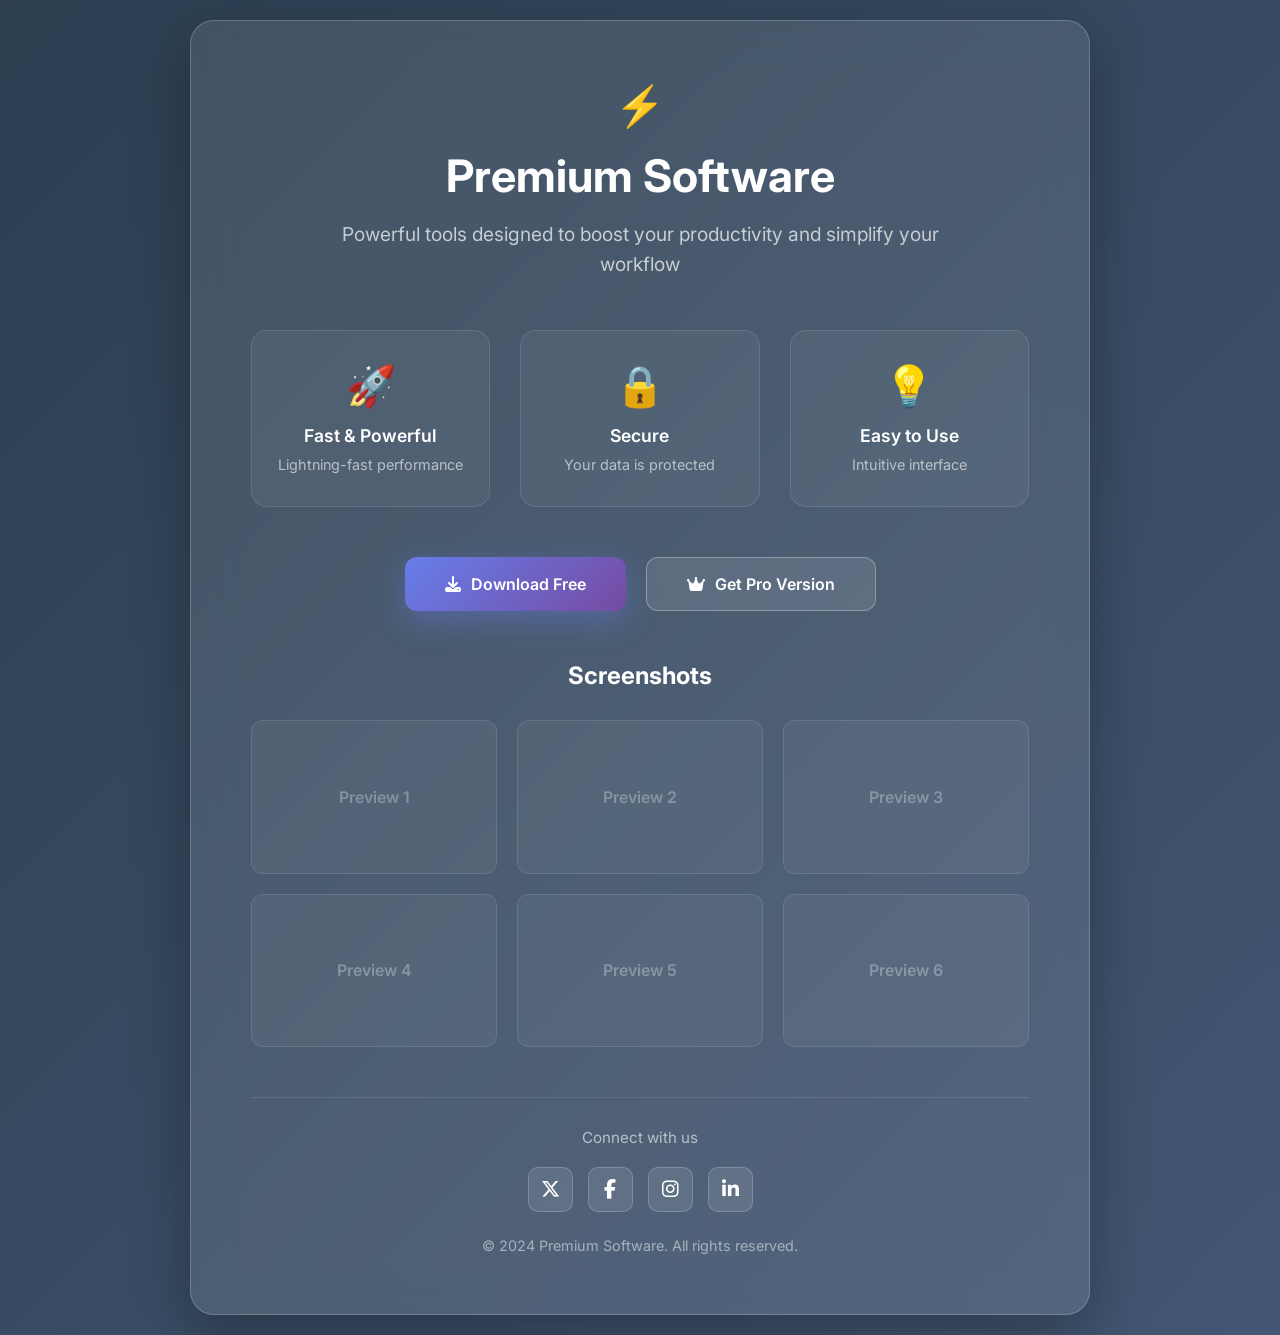
<file: index.html>
<!DOCTYPE html>
<html lang="en">
<head>
    <meta charset="UTF-8">
    <meta name="viewport" content="width=device-width, initial-scale=1.0">
    <title>Download - Premium Software</title>
    <link href="https://fonts.googleapis.com/css2?family=Inter:wght@400;600;700&display=swap" rel="stylesheet">
    <link rel="stylesheet" href="https://cdnjs.cloudflare.com/ajax/libs/font-awesome/6.5.1/css/all.min.css">
    <style>
        * {
            margin: 0;
            padding: 0;
            box-sizing: border-box;
        }

        body {
            font-family: 'Inter', sans-serif;
            background: linear-gradient(-45deg, #2c3e50, #34495e, #4a5f7f, #2c3e50);
            background-size: 400% 400%;
            animation: gradientShift 15s ease infinite;
            min-height: 100vh;
            padding: 20px;
            display: flex;
            align-items: center;
            justify-content: center;
        }

        @keyframes gradientShift {
            0% { background-position: 0% 50%; }
            50% { background-position: 100% 50%; }
            100% { background-position: 0% 50%; }
        }

        .container {
            max-width: 900px;
            width: 100%;
        }

        /* Main Card */
        .main-card {
            background: rgba(255, 255, 255, 0.1);
            backdrop-filter: blur(20px);
            border-radius: 24px;
            padding: 60px;
            border: 1px solid rgba(255, 255, 255, 0.2);
            box-shadow: 0 20px 60px rgba(0, 0, 0, 0.3);
            text-align: center;
        }

        /* Header */
        .header {
            margin-bottom: 50px;
        }

        .logo {
            font-size: 2.5rem;
            margin-bottom: 20px;
        }

        .title {
            font-size: 2.8rem;
            font-weight: 700;
            color: #fff;
            margin-bottom: 15px;
            line-height: 1.2;
        }

        .subtitle {
            font-size: 1.2rem;
            color: rgba(255, 255, 255, 0.7);
            line-height: 1.6;
            max-width: 600px;
            margin: 0 auto;
        }

        /* Features */
        .features {
            display: grid;
            grid-template-columns: repeat(3, 1fr);
            gap: 30px;
            margin: 50px 0;
        }

        .feature {
            padding: 30px 20px;
            background: rgba(255, 255, 255, 0.05);
            border-radius: 16px;
            border: 1px solid rgba(255, 255, 255, 0.1);
            transition: all 0.3s ease;
        }

        .feature:hover {
            background: rgba(255, 255, 255, 0.08);
            transform: translateY(-5px);
        }

        .feature-icon {
            font-size: 2.5rem;
            margin-bottom: 15px;
        }

        .feature-title {
            font-size: 1.1rem;
            font-weight: 600;
            color: #fff;
            margin-bottom: 8px;
        }

        .feature-text {
            font-size: 0.9rem;
            color: rgba(255, 255, 255, 0.6);
            line-height: 1.5;
        }

        /* Download Buttons */
        .download-section {
            margin: 50px 0 40px;
        }

        .download-buttons {
            display: flex;
            gap: 20px;
            justify-content: center;
            flex-wrap: wrap;
        }

        .btn {
            padding: 16px 40px;
            border-radius: 12px;
            font-weight: 600;
            font-size: 1rem;
            text-decoration: none;
            display: inline-flex;
            align-items: center;
            gap: 10px;
            transition: all 0.3s ease;
            border: none;
            cursor: pointer;
        }

        .btn-primary {
            background: linear-gradient(135deg, #667eea, #764ba2);
            color: #fff;
            box-shadow: 0 10px 30px rgba(102, 126, 234, 0.4);
        }

        .btn-primary:hover {
            transform: translateY(-3px);
            box-shadow: 0 15px 40px rgba(102, 126, 234, 0.6);
        }

        .btn-secondary {
            background: rgba(255, 255, 255, 0.1);
            color: #fff;
            border: 1px solid rgba(255, 255, 255, 0.3);
        }

        .btn-secondary:hover {
            background: rgba(255, 255, 255, 0.15);
        }

        /* Screenshots */
        .screenshots {
            margin: 50px 0;
        }

        .screenshots-title {
            font-size: 1.5rem;
            font-weight: 700;
            color: #fff;
            margin-bottom: 30px;
        }

        .screenshots-grid {
            display: grid;
            grid-template-columns: repeat(3, 1fr);
            gap: 20px;
        }

        .screenshot {
            aspect-ratio: 16/10;
            background: rgba(255, 255, 255, 0.05);
            border-radius: 12px;
            border: 1px solid rgba(255, 255, 255, 0.1);
            display: flex;
            align-items: center;
            justify-content: center;
            color: rgba(255, 255, 255, 0.3);
            font-weight: 600;
            transition: all 0.3s ease;
        }

        .screenshot:hover {
            transform: scale(1.05);
            border-color: rgba(255, 255, 255, 0.3);
        }

        /* Footer */
        .footer {
            margin-top: 50px;
            padding-top: 30px;
            border-top: 1px solid rgba(255, 255, 255, 0.1);
        }

        .social-text {
            font-size: 0.95rem;
            color: rgba(255, 255, 255, 0.6);
            margin-bottom: 20px;
        }

        .social-links {
            display: flex;
            gap: 15px;
            justify-content: center;
            margin-bottom: 25px;
        }

        .social-link {
            width: 45px;
            height: 45px;
            background: rgba(255, 255, 255, 0.1);
            border: 1px solid rgba(255, 255, 255, 0.2);
            border-radius: 10px;
            display: flex;
            align-items: center;
            justify-content: center;
            color: #fff;
            font-size: 1.2rem;
            text-decoration: none;
            transition: all 0.3s ease;
        }

        .social-link:hover {
            transform: translateY(-3px);
            background: rgba(255, 255, 255, 0.15);
        }

        .copyright {
            font-size: 0.9rem;
            color: rgba(255, 255, 255, 0.5);
        }

        /* Responsive */
        @media (max-width: 768px) {
            .main-card {
                padding: 40px 30px;
            }

            .title {
                font-size: 2rem;
            }

            .subtitle {
                font-size: 1rem;
            }

            .features {
                grid-template-columns: 1fr;
                gap: 20px;
            }

            .download-buttons {
                flex-direction: column;
            }

            .btn {
                width: 100%;
                justify-content: center;
            }

            .screenshots-grid {
                grid-template-columns: 1fr;
            }
        }

        @media (max-width: 480px) {
            .main-card {
                padding: 30px 20px;
            }

            .title {
                font-size: 1.8rem;
            }

            .logo {
                font-size: 2rem;
            }
        }
    </style>
</head>
<body>
    <div class="container">
        <div class="main-card">
            <!-- Header -->
            <div class="header">
                <div class="logo">⚡</div>
                <h1 class="title">Premium Software</h1>
                <p class="subtitle">
                    Powerful tools designed to boost your productivity and simplify your workflow
                </p>
            </div>

            <!-- Features -->
            <div class="features">
                <div class="feature">
                    <div class="feature-icon">🚀</div>
                    <h3 class="feature-title">Fast & Powerful</h3>
                    <p class="feature-text">Lightning-fast performance</p>
                </div>
                <div class="feature">
                    <div class="feature-icon">🔒</div>
                    <h3 class="feature-title">Secure</h3>
                    <p class="feature-text">Your data is protected</p>
                </div>
                <div class="feature">
                    <div class="feature-icon">💡</div>
                    <h3 class="feature-title">Easy to Use</h3>
                    <p class="feature-text">Intuitive interface</p>
                </div>
            </div>

            <!-- Download Section -->
            <div class="download-section">
                <div class="download-buttons">
                    <a href="#" class="btn btn-primary">
                        <i class="fas fa-download"></i>
                        Download Free
                    </a>
                    <a href="#" class="btn btn-secondary">
                        <i class="fas fa-crown"></i>
                        Get Pro Version
                    </a>
                </div>
            </div>

            <!-- Screenshots -->
            <div class="screenshots">
                <h2 class="screenshots-title">Screenshots</h2>
                <div class="screenshots-grid">
                    <div class="screenshot">Preview 1</div>
                    <div class="screenshot">Preview 2</div>
                    <div class="screenshot">Preview 3</div>
                    <div class="screenshot">Preview 4</div>
                    <div class="screenshot">Preview 5</div>
                    <div class="screenshot">Preview 6</div>
                </div>
            </div>

            <!-- Footer -->
            <div class="footer">
                <p class="social-text">Connect with us</p>
                <div class="social-links">
                    <a href="#" class="social-link" aria-label="X (Twitter)">
                        <i class="fa-brands fa-x-twitter"></i>
                    </a>
                    <a href="#" class="social-link" aria-label="Facebook">
                        <i class="fa-brands fa-facebook-f"></i>
                    </a>
                    <a href="#" class="social-link" aria-label="Instagram">
                        <i class="fa-brands fa-instagram"></i>
                    </a>
                    <a href="#" class="social-link" aria-label="LinkedIn">
                        <i class="fa-brands fa-linkedin-in"></i>
                    </a>
                </div>
                <p class="copyright">&copy; 2024 Premium Software. All rights reserved.</p>
            </div>
        </div>
    </div>
</body>
</html>
</file>
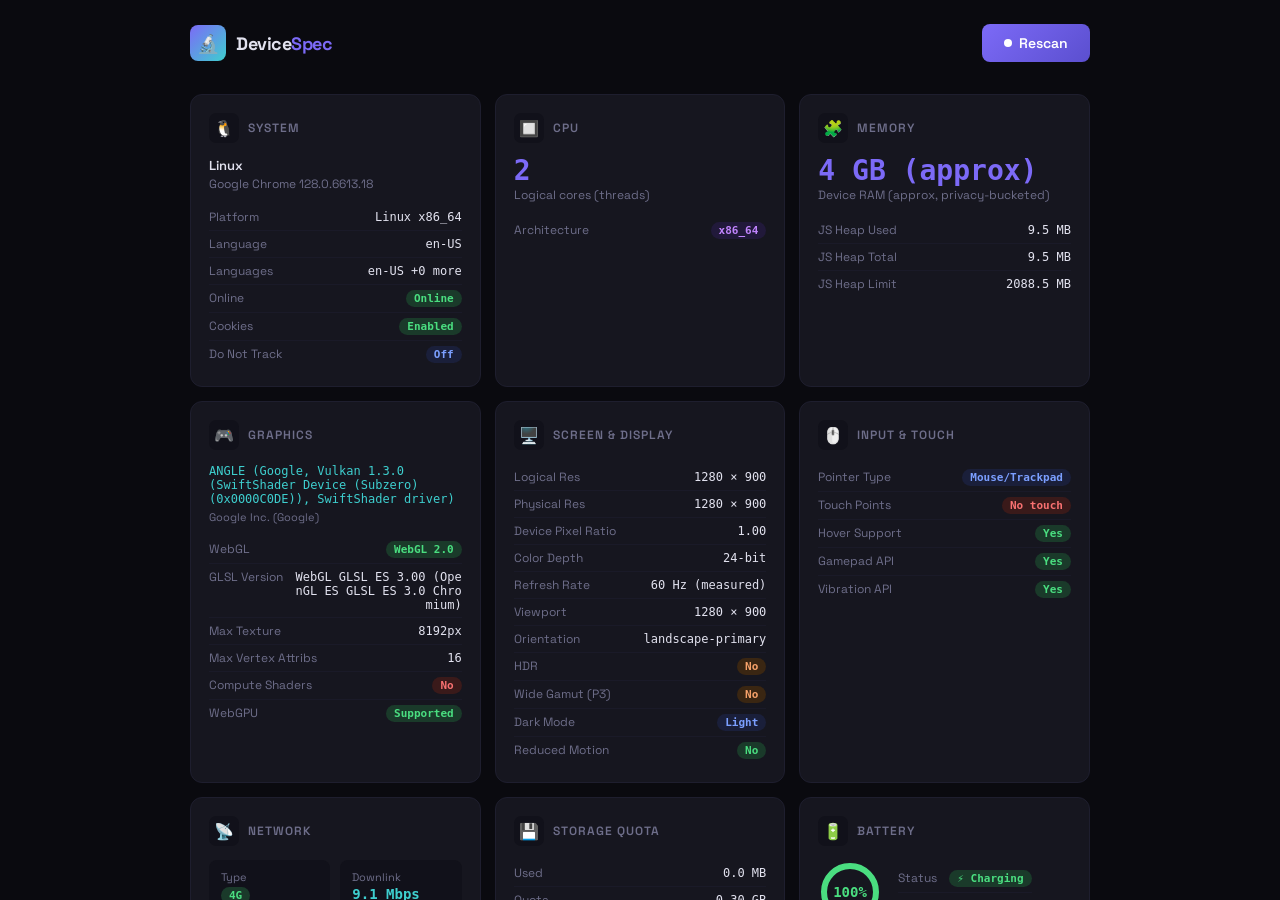
<file: spec/index.html>
<!DOCTYPE html>
<html lang="en">
<head>
<meta charset="UTF-8">
<meta name="viewport" content="width=device-width, initial-scale=1.0">
<title>Device Spec Detector</title>
<style>
  @import url('https://fonts.googleapis.com/css2?family=Space+Grotesk:wght@300;400;500;600;700&family=JetBrains+Mono:wght@400;500&display=swap');

  :root {
    --bg: #0a0a0f;
    --surface: #11111a;
    --card: #16161f;
    --border: #1e1e2e;
    --accent: #7c6af7;
    --accent2: #3ecfcf;
    --accent3: #f7a26a;
    --text: #e2e2ef;
    --muted: #6e6e8a;
    --green: #4ade80;
    --red: #f87171;
    --mono: 'JetBrains Mono', monospace;
    --sans: 'Space Grotesk', sans-serif;
  }

  * { box-sizing: border-box; margin: 0; padding: 0; }

  body {
    background: var(--bg);
    color: var(--text);
    font-family: var(--sans);
    min-height: 100vh;
    padding: 24px 16px 48px;
  }

  header {
    max-width: 900px;
    margin: 0 auto 32px;
    display: flex;
    align-items: center;
    justify-content: space-between;
    gap: 12px;
  }

  .logo {
    display: flex;
    align-items: center;
    gap: 10px;
  }

  .logo-icon {
    width: 36px; height: 36px;
    background: linear-gradient(135deg, var(--accent), var(--accent2));
    border-radius: 8px;
    display: flex; align-items: center; justify-content: center;
    font-size: 18px;
  }

  .logo-text { font-size: 18px; font-weight: 700; letter-spacing: -0.5px; }
  .logo-text span { color: var(--accent); }

  #scan-btn {
    background: linear-gradient(135deg, var(--accent), #5b4fcf);
    border: none;
    color: #fff;
    padding: 10px 22px;
    border-radius: 8px;
    font-family: var(--sans);
    font-size: 14px;
    font-weight: 600;
    cursor: pointer;
    transition: opacity .15s, transform .1s;
    display: flex; align-items: center; gap: 7px;
  }
  #scan-btn:hover { opacity: .88; transform: translateY(-1px); }
  #scan-btn:active { transform: translateY(0); }

  .pulse {
    width: 8px; height: 8px;
    background: #fff;
    border-radius: 50%;
    animation: pulse 1.4s infinite;
  }
  @keyframes pulse {
    0%,100% { opacity: 1; transform: scale(1); }
    50% { opacity: .4; transform: scale(0.6); }
  }

  main {
    max-width: 900px;
    margin: 0 auto;
    display: grid;
    grid-template-columns: repeat(auto-fill, minmax(260px, 1fr));
    gap: 14px;
  }

  .card {
    background: var(--card);
    border: 1px solid var(--border);
    border-radius: 12px;
    padding: 18px;
    position: relative;
    overflow: hidden;
    transition: border-color .2s;
  }
  .card:hover { border-color: #2e2e45; }

  .card.wide { grid-column: 1 / -1; }

  .card-header {
    display: flex;
    align-items: center;
    gap: 9px;
    margin-bottom: 14px;
  }

  .card-icon {
    font-size: 16px;
    width: 30px; height: 30px;
    background: var(--surface);
    border-radius: 7px;
    display: flex; align-items: center; justify-content: center;
    flex-shrink: 0;
  }

  .card-title {
    font-size: 12px;
    font-weight: 600;
    text-transform: uppercase;
    letter-spacing: 1px;
    color: var(--muted);
  }

  .row {
    display: flex;
    justify-content: space-between;
    align-items: baseline;
    padding: 5px 0;
    border-bottom: 1px solid #1a1a28;
    gap: 12px;
  }
  .row:last-child { border-bottom: none; }

  .row-label {
    font-size: 12px;
    color: var(--muted);
    white-space: nowrap;
    flex-shrink: 0;
  }

  .row-value {
    font-family: var(--mono);
    font-size: 12px;
    color: var(--text);
    text-align: right;
    word-break: break-all;
  }

  .badge {
    display: inline-block;
    padding: 2px 8px;
    border-radius: 99px;
    font-size: 11px;
    font-weight: 600;
    font-family: var(--mono);
  }
  .badge-green { background: #1a3a2a; color: var(--green); }
  .badge-red { background: #3a1a1a; color: var(--red); }
  .badge-blue { background: #1a1f3a; color: #7b9fff; }
  .badge-purple { background: #21193a; color: #c084fc; }
  .badge-orange { background: #3a2612; color: var(--accent3); }

  .big-val {
    font-family: var(--mono);
    font-size: 28px;
    font-weight: 700;
    color: var(--accent);
    line-height: 1;
    margin: 4px 0 2px;
  }

  .sub-val {
    font-size: 12px;
    color: var(--muted);
  }

  /* GPU canvas hidden */
  #gpu-canvas { display: none; }

  /* Progress bar */
  .bar-wrap {
    background: var(--border);
    border-radius: 4px;
    height: 5px;
    margin-top: 6px;
    overflow: hidden;
  }
  .bar-fill {
    height: 100%;
    border-radius: 4px;
    background: linear-gradient(90deg, var(--accent), var(--accent2));
    transition: width .8s cubic-bezier(0.34, 1.56, 0.64, 1);
  }

  /* network */
  .net-grid {
    display: grid;
    grid-template-columns: 1fr 1fr;
    gap: 10px;
    margin-top: 4px;
  }
  .net-item {
    background: var(--surface);
    border-radius: 8px;
    padding: 10px 12px;
  }
  .net-label { font-size: 11px; color: var(--muted); margin-bottom: 2px; }
  .net-val { font-family: var(--mono); font-size: 14px; font-weight: 600; }

  /* battery arc */
  .battery-wrap {
    display: flex;
    align-items: center;
    gap: 16px;
    margin-top: 8px;
  }
  .battery-svg { flex-shrink: 0; }

  /* canvas benchmark */
  #bench-canvas { display: none; }

  /* OS icon map */
  .os-icon { font-size: 28px; }

  /* status dot */
  .dot { width: 7px; height: 7px; border-radius: 50%; display: inline-block; }
  .dot-green { background: var(--green); box-shadow: 0 0 6px var(--green); }
  .dot-red { background: var(--red); }
  .dot-yellow { background: #fbbf24; }

  .spinner {
    width: 16px; height: 16px;
    border: 2px solid var(--border);
    border-top-color: var(--accent);
    border-radius: 50%;
    animation: spin .6s linear infinite;
    display: inline-block;
  }
  @keyframes spin { to { transform: rotate(360deg); } }

  .section-stripe {
    position: absolute;
    top: 0; left: 0; right: 0;
    height: 2px;
    border-radius: 12px 12px 0 0;
  }

  footer {
    max-width: 900px;
    margin: 28px auto 0;
    text-align: center;
    font-size: 12px;
    color: var(--muted);
  }
</style>
</head>
<body>

<canvas id="gpu-canvas" width="1" height="1"></canvas>
<canvas id="bench-canvas" width="256" height="256"></canvas>

<header>
  <div class="logo">
    <div class="logo-icon">🔬</div>
    <div class="logo-text">Device<span>Spec</span></div>
  </div>
  <button id="scan-btn" onclick="runScan()">
    <div class="pulse"></div> Rescan
  </button>
</header>

<main id="grid"></main>

<footer>Reads real browser APIs — no libraries, no guessing &nbsp;·&nbsp; Data stays on your device</footer>

<script>
// ─── Helpers ────────────────────────────────────────────
const el = id => document.getElementById(id);
const grid = el('grid');

function badge(text, color='blue') {
  return `<span class="badge badge-${color}">${text}</span>`;
}

function row(label, value) {
  return `<div class="row"><span class="row-label">${label}</span><span class="row-value">${value}</span></div>`;
}

function card(id, icon, title, body, wide=false) {
  return `
  <div class="card${wide?' wide':''}" id="card-${id}">
    <div class="card-header">
      <div class="card-icon">${icon}</div>
      <div class="card-title">${title}</div>
    </div>
    ${body}
  </div>`;
}

function spinner() { return `<span class="spinner"></span>`; }

// ─── GPU Info via WebGL ──────────────────────────────────
function getGPUInfo() {
  const c = el('gpu-canvas');
  let renderer = 'Unknown', vendor = 'Unknown', version = 'Unknown';
  
  // Try WebGL2 first, then WebGL1
  for (const ctx of ['webgl2','webgl','experimental-webgl']) {
    const gl = c.getContext(ctx);
    if (!gl) continue;
    version = ctx === 'webgl2' ? 'WebGL 2.0' : 'WebGL 1.0';
    
    // WEBGL_debug_renderer_info
    const dbg = gl.getExtension('WEBGL_debug_renderer_info');
    if (dbg) {
      renderer = gl.getParameter(dbg.UNMASKED_RENDERER_WEBGL) || renderer;
      vendor   = gl.getParameter(dbg.UNMASKED_VENDOR_WEBGL)   || vendor;
    }
    
    // Extra params
    const maxTex  = gl.getParameter(gl.MAX_TEXTURE_SIZE);
    const maxVert = gl.getParameter(gl.MAX_VERTEX_ATTRIBS);
    const maxUnif = gl.getParameter(gl.MAX_VERTEX_UNIFORM_VECTORS);
    const aliasedRange = gl.getParameter(gl.ALIASED_LINE_WIDTH_RANGE);
    const glslVer = gl.getParameter(gl.SHADING_LANGUAGE_VERSION) || '—';
    
    // Compute shaders (WebGL2)
    let computeShaders = 'No';
    if (ctx === 'webgl2') {
      const gl2 = gl;
      computeShaders = gl2.getParameter(gl2.MAX_COMPUTE_WORK_GROUP_COUNT_X) ? 'Yes' : 'No';
    }

    return { renderer, vendor, version, maxTex, maxVert, maxUnif, glslVer, computeShaders };
  }
  return { renderer, vendor, version:'None', maxTex:0, maxVert:0, maxUnif:0, glslVer:'—', computeShaders:'No' };
}

// ─── CPU Info ──────────────────────────────────────────
function getCPUInfo() {
  const cores = navigator.hardwareConcurrency || 1;
  
  // Platform via User-Agent hints (if available)
  let arch = 'Unknown';
  const ua = navigator.userAgent;
  if (/arm|aarch/i.test(ua)) arch = 'ARM';
  else if (/x86_64|x64|WOW64/i.test(ua)) arch = 'x86_64';
  else if (/x86/i.test(ua)) arch = 'x86';
  else if (/iPhone|iPad|iPod/i.test(ua)) arch = 'ARM (Apple)';
  
  return { cores, arch };
}

// ─── Memory ────────────────────────────────────────────
function getMemoryInfo() {
  const mem = navigator.deviceMemory;
  const perf = performance.memory;
  return {
    device: mem ? mem + ' GB (approx)' : 'Not exposed',
    heapUsed:  perf ? (perf.usedJSHeapSize / 1048576).toFixed(1) + ' MB' : null,
    heapTotal: perf ? (perf.totalJSHeapSize / 1048576).toFixed(1) + ' MB' : null,
    heapLimit: perf ? (perf.jsHeapSizeLimit / 1048576).toFixed(1) + ' MB' : null,
  };
}

// ─── Screen & Display ──────────────────────────────────
function getScreenInfo() {
  const dpr = window.devicePixelRatio || 1;
  const logical = `${window.screen.width} × ${window.screen.height}`;
  const physical = `${Math.round(window.screen.width*dpr)} × ${Math.round(window.screen.height*dpr)}`;
  const colorDepth = window.screen.colorDepth;
  const viewport = `${window.innerWidth} × ${window.innerHeight}`;
  
  // HDR hint via media query
  const hdr = window.matchMedia('(dynamic-range: high)').matches;
  const wideGamut = window.matchMedia('(color-gamut: p3)').matches;
  const darkMode = window.matchMedia('(prefers-color-scheme: dark)').matches;
  const reducedMotion = window.matchMedia('(prefers-reduced-motion: reduce)').matches;
  const orientation = screen.orientation?.type || (screen.width > screen.height ? 'landscape' : 'portrait');
  
  // Refresh rate (approximate via rAF loop)
  return { logical, physical, dpr: dpr.toFixed(2), colorDepth, viewport, hdr, wideGamut, darkMode, reducedMotion, orientation };
}

// ─── OS & Browser ──────────────────────────────────────
function getOSBrowser() {
  const ua = navigator.userAgent;
  
  let os = 'Unknown', osIcon = '💻';
  if (/Windows NT 10\.0/.test(ua)) { os = 'Windows 10/11'; osIcon = '🪟'; }
  else if (/Windows NT 6\.3/.test(ua)) { os = 'Windows 8.1'; osIcon = '🪟'; }
  else if (/Windows NT 6\.1/.test(ua)) { os = 'Windows 7'; osIcon = '🪟'; }
  else if (/Windows/.test(ua)) { os = 'Windows'; osIcon = '🪟'; }
  else if (/iPhone/.test(ua)) { os = 'iOS (iPhone)'; osIcon = '🍎'; }
  else if (/iPad/.test(ua)) { os = 'iPadOS'; osIcon = '🍎'; }
  else if (/Mac OS X/.test(ua)) { os = 'macOS'; osIcon = '🍎'; }
  else if (/Android/.test(ua)) {
    const v = ua.match(/Android\s([\d.]+)/);
    os = 'Android' + (v ? ' ' + v[1] : ''); osIcon = '🤖';
  }
  else if (/Linux/.test(ua)) { os = 'Linux'; osIcon = '🐧'; }
  else if (/CrOS/.test(ua)) { os = 'ChromeOS'; osIcon = '🔵'; }

  let browser = 'Unknown', bVer = '';
  if (/Edg\//.test(ua)) {
    browser = 'Microsoft Edge'; bVer = ua.match(/Edg\/([\d.]+)/)?.[1] || '';
  } else if (/OPR\//.test(ua)) {
    browser = 'Opera'; bVer = ua.match(/OPR\/([\d.]+)/)?.[1] || '';
  } else if (/Chrome\//.test(ua) && !/Chromium/.test(ua)) {
    browser = 'Google Chrome'; bVer = ua.match(/Chrome\/([\d.]+)/)?.[1] || '';
  } else if (/Firefox\//.test(ua)) {
    browser = 'Mozilla Firefox'; bVer = ua.match(/Firefox\/([\d.]+)/)?.[1] || '';
  } else if (/Safari\//.test(ua) && !/Chrome/.test(ua)) {
    browser = 'Safari'; bVer = ua.match(/Version\/([\d.]+)/)?.[1] || '';
  } else if (/Chromium\//.test(ua)) {
    browser = 'Chromium'; bVer = ua.match(/Chromium\/([\d.]+)/)?.[1] || '';
  }

  const lang = navigator.language || navigator.languages?.[0] || '—';
  const langs = navigator.languages?.join(', ') || lang;
  const cookieEnabled = navigator.cookieEnabled;
  const doNotTrack = navigator.doNotTrack === '1';
  const online = navigator.onLine;
  const platform = navigator.platform || '—';

  return { os, osIcon, browser, bVer, lang, langs, cookieEnabled, doNotTrack, online, platform, ua };
}

// ─── Network ───────────────────────────────────────────
function getNetworkInfo() {
  const conn = navigator.connection || navigator.mozConnection || navigator.webkitConnection;
  if (!conn) return null;
  return {
    type: conn.effectiveType || conn.type || '—',
    downlink: conn.downlink != null ? conn.downlink + ' Mbps' : '—',
    rtt: conn.rtt != null ? conn.rtt + ' ms' : '—',
    saveData: conn.saveData,
  };
}

// ─── Storage ───────────────────────────────────────────
async function getStorageInfo() {
  try {
    const est = await navigator.storage?.estimate?.();
    if (!est) return null;
    const used = (est.usage / 1048576).toFixed(1);
    const quota = (est.quota / 1073741824).toFixed(2);
    const pct = ((est.usage / est.quota) * 100).toFixed(1);
    return { used: used + ' MB', quota: quota + ' GB', pct };
  } catch { return null; }
}

// ─── Battery ───────────────────────────────────────────
async function getBatteryInfo() {
  try {
    const bat = await navigator.getBattery?.();
    if (!bat) return null;
    return {
      level: Math.round(bat.level * 100),
      charging: bat.charging,
      chargingTime: bat.chargingTime,
      dischargingTime: bat.dischargingTime,
    };
  } catch { return null; }
}

// ─── Input Devices ─────────────────────────────────────
function getInputInfo() {
  const touch = navigator.maxTouchPoints || 0;
  const pointer = window.matchMedia('(pointer: fine)').matches ? 'Mouse/Trackpad' :
                  window.matchMedia('(pointer: coarse)').matches ? 'Touch' : 'None';
  const hover   = window.matchMedia('(hover: hover)').matches ? 'Yes' : 'No';
  const gamepad = !!navigator.getGamepads;
  return { touch, pointer, hover, gamepad };
}

// ─── Features Support ──────────────────────────────────
function getFeatures() {
  return {
    serviceWorker: 'serviceWorker' in navigator,
    indexedDB:     'indexedDB' in window,
    webAssembly:   typeof WebAssembly !== 'undefined',
    webGPU:        'gpu' in navigator,
    sharedWorker:  typeof SharedWorker !== 'undefined',
    audioCtx:      typeof AudioContext !== 'undefined' || typeof webkitAudioContext !== 'undefined',
    webRTC:        typeof RTCPeerConnection !== 'undefined',
    geolocation:   'geolocation' in navigator,
    clipboard:     'clipboard' in navigator,
    notifications: 'Notification' in window,
    bluetooth:     'bluetooth' in navigator,
    usb:           'usb' in navigator,
    webShare:      'share' in navigator,
    vibration:     'vibrate' in navigator,
    wakeLock:      'wakeLock' in navigator,
  };
}

// ─── Canvas Benchmark (FPS estimate) ──────────────────
function runBenchmark() {
  return new Promise(resolve => {
    const c = el('bench-canvas');
    const ctx = c.getContext('2d');
    let frames = 0;
    const start = performance.now();
    const duration = 500; // ms

    function frame() {
      // draw something complex per frame
      for (let i = 0; i < 200; i++) {
        ctx.beginPath();
        ctx.arc(Math.random()*256, Math.random()*256, Math.random()*30+5, 0, Math.PI*2);
        ctx.fillStyle = `hsl(${Math.random()*360},70%,60%)`;
        ctx.fill();
      }
      frames++;
      if (performance.now() - start < duration) {
        requestAnimationFrame(frame);
      } else {
        const fps = Math.round(frames / ((performance.now() - start) / 1000));
        resolve(fps);
      }
    }
    requestAnimationFrame(frame);
  });
}

// ─── Refresh Rate via rAF ──────────────────────────────
function measureRefreshRate() {
  return new Promise(resolve => {
    let frames = 0;
    const start = performance.now();
    function tick(ts) {
      frames++;
      if (ts - start < 1000) requestAnimationFrame(tick);
      else resolve(Math.round(frames));
    }
    requestAnimationFrame(tick);
  });
}

// ─── Render cards ──────────────────────────────────────
async function runScan() {
  grid.innerHTML = '<div class="card wide" style="text-align:center;padding:40px;color:var(--muted);font-size:14px">Scanning device… <span class="spinner" style="vertical-align:middle;margin-left:8px"></span></div>';

  // Collect sync data
  const gpu  = getGPUInfo();
  const cpu  = getCPUInfo();
  const mem  = getMemoryInfo();
  const scr  = getScreenInfo();
  const os   = getOSBrowser();
  const net  = getNetworkInfo();
  const inp  = getInputInfo();
  const feat = getFeatures();

  // Async data
  const [storage, battery, fps, hz] = await Promise.all([
    getStorageInfo(),
    getBatteryInfo(),
    runBenchmark(),
    measureRefreshRate(),
  ]);

  // ── Build HTML ──────────────────────────────────────
  let html = '';

  // ── OS & Browser ──
  html += card('os', os.osIcon, 'System', `
    <div style="margin-bottom:12px">
      <div style="font-size:13px;font-weight:600;margin-bottom:2px">${os.os}</div>
      <div style="font-size:12px;color:var(--muted)">${os.browser} ${os.bVer}</div>
    </div>
    ${row('Platform', os.platform)}
    ${row('Language', os.lang)}
    ${row('Languages', `<span title="${os.langs}" style="cursor:pointer">${os.lang} +${(navigator.languages?.length||1)-1} more</span>`)}
    ${row('Online', os.online ? badge('Online','green') : badge('Offline','red'))}
    ${row('Cookies', os.cookieEnabled ? badge('Enabled','green') : badge('Disabled','red'))}
    ${row('Do Not Track', os.doNotTrack ? badge('On','purple') : badge('Off','blue'))}
  `);

  // ── CPU ──
  const coreColor = cpu.cores >= 8 ? 'green' : cpu.cores >= 4 ? 'blue' : 'orange';
  html += card('cpu', '🔲', 'CPU', `
    <div class="big-val">${cpu.cores}</div>
    <div class="sub-val">Logical cores (threads)</div>
    <div style="margin-top:14px">
      ${row('Architecture', badge(cpu.arch, 'purple'))}
    </div>
  `);

  // ── Memory ──
  html += card('mem', '🧩', 'Memory', `
    <div class="big-val">${mem.device}</div>
    <div class="sub-val">Device RAM (approx, privacy-bucketed)</div>
    ${mem.heapUsed ? `
    <div style="margin-top:14px">
      ${row('JS Heap Used', mem.heapUsed)}
      ${row('JS Heap Total', mem.heapTotal)}
      ${row('JS Heap Limit', mem.heapLimit)}
    </div>` : ''}
  `);

  // ── GPU ──
  html += card('gpu', '🎮', 'Graphics', `
    <div style="font-size:12px;font-family:var(--mono);color:var(--accent2);word-break:break-word;margin-bottom:4px">${gpu.renderer}</div>
    <div style="font-size:11px;color:var(--muted);margin-bottom:12px">${gpu.vendor}</div>
    ${row('WebGL', badge(gpu.version, gpu.version.includes('2') ? 'green' : 'blue'))}
    ${row('GLSL Version', gpu.glslVer)}
    ${row('Max Texture', gpu.maxTex ? gpu.maxTex + 'px' : '—')}
    ${row('Max Vertex Attribs', gpu.maxVert || '—')}
    ${row('Compute Shaders', badge(gpu.computeShaders, gpu.computeShaders === 'Yes' ? 'green' : 'red'))}
    ${row('WebGPU', badge(feat.webGPU ? 'Supported' : 'Not supported', feat.webGPU ? 'green' : 'red'))}
  `);


  // ── Screen ──
  html += card('screen', '🖥️', 'Screen & Display', `
    ${row('Logical Res', scr.logical)}
    ${row('Physical Res', scr.physical)}
    ${row('Device Pixel Ratio', scr.dpr)}
    ${row('Color Depth', scr.colorDepth + '-bit')}
    ${row('Refresh Rate', hz + ' Hz (measured)')}
    ${row('Viewport', scr.viewport)}
    ${row('Orientation', scr.orientation)}
    ${row('HDR', badge(scr.hdr ? 'Yes' : 'No', scr.hdr ? 'green' : 'orange'))}
    ${row('Wide Gamut (P3)', badge(scr.wideGamut ? 'Yes' : 'No', scr.wideGamut ? 'green' : 'orange'))}
    ${row('Dark Mode', badge(scr.darkMode ? 'Active' : 'Light', scr.darkMode ? 'purple' : 'blue'))}
    ${row('Reduced Motion', badge(scr.reducedMotion ? 'Requested' : 'No', scr.reducedMotion ? 'orange' : 'green'))}
  `);

  // ── Input ──
  html += card('input', '🖱️', 'Input & Touch', `
    ${row('Pointer Type', badge(inp.pointer, inp.pointer === 'Mouse/Trackpad' ? 'blue' : inp.pointer === 'Touch' ? 'orange' : 'red'))}
    ${row('Touch Points', inp.touch > 0 ? badge(inp.touch + ' points', 'green') : badge('No touch', 'red'))}
    ${row('Hover Support', badge(inp.hover, inp.hover === 'Yes' ? 'green' : 'orange'))}
    ${row('Gamepad API', badge(inp.gamepad ? 'Yes' : 'No', inp.gamepad ? 'green' : 'red'))}
    ${row('Vibration API', badge(feat.vibration ? 'Yes' : 'No', feat.vibration ? 'green' : 'red'))}
  `);

  // ── Network ──
  if (net) {
    const typeColor = { '4g':'green', '3g':'orange', '2g':'red', 'slow-2g':'red' };
    html += card('net', '📡', 'Network', `
      <div class="net-grid">
        <div class="net-item">
          <div class="net-label">Type</div>
          <div class="net-val">${badge(net.type.toUpperCase(), typeColor[net.type]||'blue')}</div>
        </div>
        <div class="net-item">
          <div class="net-label">Downlink</div>
          <div class="net-val" style="color:var(--accent2)">${net.downlink}</div>
        </div>
        <div class="net-item">
          <div class="net-label">RTT</div>
          <div class="net-val" style="color:var(--accent3)">${net.rtt}</div>
        </div>
        <div class="net-item">
          <div class="net-label">Data Saver</div>
          <div class="net-val">${net.saveData ? badge('On','orange') : badge('Off','blue')}</div>
        </div>
      </div>
    `);
  }

  // ── Storage ──
  if (storage) {
    html += card('storage', '💾', 'Storage Quota', `
      ${row('Used', storage.used)}
      ${row('Quota', storage.quota)}
      ${row('Usage', storage.pct + '%')}
      <div class="bar-wrap"><div class="bar-fill" id="storage-bar" style="width:0"></div></div>
    `);
  }

  // ── Battery ──
  if (battery) {
    const lvl = battery.level;
    const bColor = lvl >= 60 ? 'green' : lvl >= 20 ? 'orange' : 'red';
    const fmtTime = s => {
      if (!isFinite(s) || s === 0) return '—';
      const m = Math.round(s/60);
      return m >= 60 ? `${Math.floor(m/60)}h ${m%60}m` : m + ' min';
    };
    html += card('bat', '🔋', 'Battery', `
      <div class="battery-wrap">
        <svg class="battery-svg" width="64" height="64" viewBox="0 0 64 64">
          <circle cx="32" cy="32" r="26" fill="none" stroke="#1e1e2e" stroke-width="6"/>
          <circle cx="32" cy="32" r="26" fill="none"
            stroke="${lvl >= 60 ? 'var(--green)' : lvl >= 20 ? 'var(--accent3)' : 'var(--red)'}"
            stroke-width="6"
            stroke-dasharray="${2*Math.PI*26}"
            stroke-dashoffset="${2*Math.PI*26*(1 - lvl/100)}"
            stroke-linecap="round"
            transform="rotate(-90 32 32)"/>
          <text x="32" y="37" text-anchor="middle" font-family="var(--mono)" font-size="14" font-weight="700"
            fill="${lvl >= 60 ? 'var(--green)' : lvl >= 20 ? 'var(--accent3)' : 'var(--red)'}">${lvl}%</text>
        </svg>
        <div>
          ${row('Status', badge(battery.charging ? '⚡ Charging' : '🔋 Discharging', battery.charging ? 'green' : 'blue'))}
          ${battery.charging
            ? row('Full in', fmtTime(battery.chargingTime))
            : row('Empty in', fmtTime(battery.dischargingTime))
          }
        </div>
      </div>
    `);
  }

  // ── Canvas Benchmark ──
  const fpsBadge = fps > 100 ? badge(fps+' FPS', 'green')
                 : fps > 50  ? badge(fps+' FPS', 'blue')
                 : fps > 30  ? badge(fps+' FPS', 'orange')
                 :             badge(fps+' FPS', 'red');
  html += card('bench', '⚡', 'Render Benchmark', `
    <div style="margin-bottom:8px;font-size:11px;color:var(--muted)">200 arcs × N frames in 500ms via Canvas 2D</div>
    <div class="big-val">${fps} <span style="font-size:14px;color:var(--muted)">FPS</span></div>
    <div class="sub-val" style="margin-top:4px">${
      fps > 100 ? '🚀 Excellent GPU/CPU throughput' :
      fps > 50  ? '✅ Good rendering performance' :
      fps > 30  ? '⚠️ Moderate — some lag expected' :
                  '🐢 Limited rendering speed'
    }</div>
  `);

  // ── Features ──
  const featMap = {
    'Service Worker':  feat.serviceWorker,
    'IndexedDB':       feat.indexedDB,
    'WebAssembly':     feat.webAssembly,
    'WebRTC':          feat.webRTC,
    'Audio API':       feat.audioCtx,
    'Web Share':       feat.webShare,
    'Notifications':   feat.notifications,
    'Geolocation':     feat.geolocation,
    'Clipboard API':   feat.clipboard,
    'Bluetooth':       feat.bluetooth,
    'Web USB':         feat.usb,
    'Wake Lock':       feat.wakeLock,
    'Shared Worker':   feat.sharedWorker,
    'WebGPU':          feat.webGPU,
    'Vibration':       feat.vibration,
  };
  let featHTML = '<div style="display:flex;flex-wrap:wrap;gap:7px;margin-top:4px">';
  for (const [name, ok] of Object.entries(featMap)) {
    featHTML += `<span class="badge badge-${ok?'green':'red'}" style="display:flex;align-items:center;gap:4px">
      <span class="dot dot-${ok?'green':'red'}"></span>${name}
    </span>`;
  }
  featHTML += '</div>';
  html += card('feat', '🧪', 'Browser Features', featHTML, true);

  // ── User Agent ──
  html += card('ua', '📋', 'Raw User Agent', `
    <div style="font-family:var(--mono);font-size:11px;color:var(--muted);word-break:break-all;line-height:1.7">${os.ua}</div>
  `, true);

  grid.innerHTML = html;

  // animate storage bar
  if (storage) {
    setTimeout(() => {
      const bar = el('storage-bar');
      if (bar) bar.style.width = storage.pct + '%';
    }, 200);
  }
}

// Auto-run on load
runScan();
</script>
</body>
</html>
</file>
